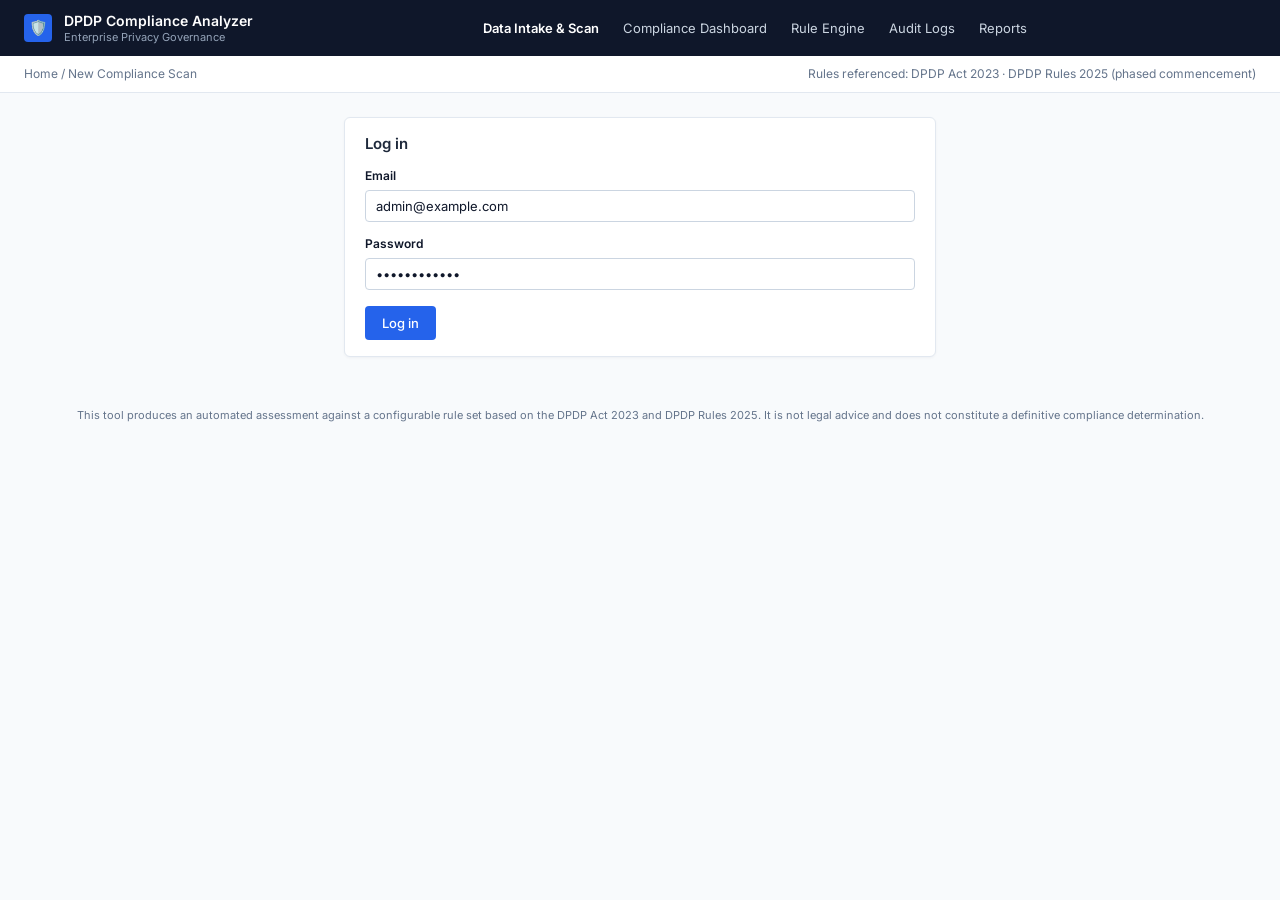
<file: frontend/index.html>
<!DOCTYPE html>
<html lang="en">
<head>
  <meta charset="UTF-8" />
  <title>DPDP Compliance Analyzer</title>
  <link rel="preconnect" href="https://fonts.googleapis.com" />
  <link href="https://fonts.googleapis.com/css2?family=Inter:wght@400;500;600;700&display=swap" rel="stylesheet" />
  <link rel="stylesheet" href="static/css/design-system.css" />
</head>
<body>
  <div class="topnav">
    <div class="topnav-left">
      <div class="topnav-brand-icon">🛡️</div>
      <div>
        <div class="topnav-title">DPDP Compliance Analyzer</div>
        <div class="topnav-subtitle">Enterprise Privacy Governance</div>
      </div>
    </div>
    <div class="topnav-tabs">
      <a href="index.html" class="active">Data Intake &amp; Scan</a>
      <a href="dashboard.html">Compliance Dashboard</a>
      <a href="dashboard.html#findings-card">Rule Engine</a>
      <a href="dashboard.html#audit-card">Audit Logs</a>
      <a href="dashboard.html#report-card">Reports</a>
    </div>
    <div class="topnav-right">
      <div id="topnav-user" class="topnav-user" hidden>
        <div class="topnav-user-avatar" id="topnav-user-initial">?</div>
        <div>
          <div class="topnav-user-name" id="topnav-user-email">—</div>
          <div class="topnav-user-role">Signed in</div>
        </div>
      </div>
    </div>
  </div>

  <div class="breadcrumb-strip">
    <span>Home / New Compliance Scan</span>
    <span>Rules referenced: DPDP Act 2023 &middot; DPDP Rules 2025 (phased commencement)</span>
  </div>

  <div class="shell" style="max-width: 640px;" id="login-shell">
    <div class="card" id="login-section">
      <div class="card-header"><h2 class="card-title">Log in</h2></div>
      <form id="login-form">
        <label class="field-label" for="email">Email</label>
        <input type="email" id="email" required value="admin@example.com" />
        <label class="field-label" for="password">Password</label>
        <input type="password" id="password" required value="DemoPass123!" />
        <button type="submit" class="btn btn-primary" style="margin-top: 16px;">Log in</button>
      </form>
      <p id="login-error" class="error-text" hidden></p>
    </div>
  </div>

  <div class="shell" id="main-shell" hidden>
    <div class="page-header">
      <div>
        <h1>Configure &amp; Launch DPDP Scan</h1>
        <div class="meta">Upload a dataset, declare its processing context, and generate an explainable compliance gap assessment.</div>
      </div>
    </div>

    <div class="grid grid-3">
      <div class="span-2" style="display: flex; flex-direction: column; gap: 1.25rem;">

        <div class="card" id="upload-section">
          <div class="step-label">Step 1 / 2</div>
          <h2 class="card-title" style="margin-top: 6px;">Connect Data Source</h2>
          <p class="card-subtitle">Supply a tabular file for PII detection and telemetry analysis.</p>

          <form id="upload-form">
            <div class="dropzone" id="dropzone">
              <div class="dz-icon">⬆️</div>
              <div><strong>Drag and drop a file here</strong>, or click to browse</div>
              <div class="dz-hint">Supported: CSV, JSON, TXT, XLSX &middot; up to the configured size limit</div>
              <input type="file" id="file-input" accept=".csv,.json,.txt,.xlsx" required hidden />
            </div>
            <button type="submit" class="btn btn-primary" style="margin-top: 12px;">Upload</button>
          </form>

          <div id="upload-result" class="file-info-card" hidden>
            <div>
              <div style="font-weight: 600;" id="result-filename"></div>
              <div style="font-size: 12px; color: var(--on-surface-variant);">
                <span id="result-rowcount"></span> rows &middot; <span id="result-colcount"></span> columns detected
              </div>
              <div id="result-columns" style="margin-top: 8px;"></div>
            </div>
          </div>
          <p id="upload-error" class="error-text" hidden></p>

          <button class="btn btn-ghost btn-sm" disabled title="Not available in this build" style="margin-top: 14px;">
            🔒 Connect Live Database / Cloud Source (S3, PostgreSQL, Snowflake) — Coming soon
          </button>
        </div>

        <div class="card" id="context-section" hidden>
          <div class="step-label">Step 2 / 2 &middot; Mandatory</div>
          <h2 class="card-title" style="margin-top: 6px;">Processing Context &amp; Lawful Basis</h2>
          <p class="card-subtitle">Required before scanning — how is this data actually used?</p>

          <form id="context-form">
            <label class="field-label" for="purpose">Declared processing purpose</label>
            <select id="purpose">
              <option>Marketing</option>
              <option>Analytics</option>
              <option>Customer Support</option>
              <option>Legal/Compliance</option>
              <option>Other</option>
            </select>

            <label class="field-label" for="consent-status">Consent record status</label>
            <select id="consent-status">
              <option>Available</option>
              <option>Not available</option>
              <option>Unknown</option>
            </select>

            <label class="field-label" for="retention-value">Retention horizon</label>
            <div style="display:flex; gap:8px;">
              <input type="number" id="retention-value" min="0" value="5" style="width:100px;" />
              <select id="retention-unit" style="width:auto;">
                <option>days</option>
                <option>months</option>
                <option>years</option>
              </select>
            </div>

            <label class="field-label" for="access-scope">Access scope (who/what can access this data)</label>
            <input type="text" id="access-scope" placeholder="e.g. Marketing, Sales, or a grievance contact" />

            <label class="field-label" for="notice-status">Notice to data principals</label>
            <select id="notice-status">
              <option>Available</option>
              <option>Missing</option>
            </select>

            <div class="checkbox-row">
              <input type="checkbox" id="encryption-enabled" />
              <div><label for="encryption-enabled" class="cb-label">Encryption at rest &amp; in transit</label></div>
            </div>
            <div class="checkbox-row">
              <input type="checkbox" id="access-control-enabled" />
              <div><label for="access-control-enabled" class="cb-label">Access control implemented</label></div>
            </div>

            <button type="submit" class="btn btn-primary" style="margin-top: 18px;">Save context</button>
          </form>
          <p id="context-error" class="error-text" hidden></p>
          <p id="context-success" class="success-text" hidden></p>

          <div style="margin-top: 16px; padding-top: 16px; border-top: 1px solid var(--border);">
            <button id="scan-button" class="btn btn-dark" disabled>Run DPDP Compliance Scan →</button>
            <p id="scan-status" hidden><span id="scan-spinner" class="spinner" hidden></span><span id="scan-status-text"></span></p>
            <p id="dashboard-link" hidden><a id="dashboard-link-anchor" class="link-text" href="#">View Compliance Dashboard →</a></p>
          </div>
        </div>
      </div>

      <div style="display: flex; flex-direction: column; gap: 1.25rem;">
        <div class="card">
          <h2 class="card-title">How the Analyzer Works</h2>
          <p class="card-subtitle">Statutory validation pipeline lifecycle</p>
          <ol style="padding-left: 18px; font-size: 13px; color: var(--on-surface); line-height: 1.6; margin: 10px 0 0;">
            <li style="margin-bottom: 10px;"><strong style="color:var(--secondary);">Detection</strong><br/><span style="color:var(--on-surface-variant);">Regex patterns, spaCy NER, and column-name heuristics scan every field for likely PII.</span></li>
            <li style="margin-bottom: 10px;"><strong style="color:var(--secondary);">Classification</strong><br/><span style="color:var(--on-surface-variant);">Each detection is mapped to a DPDP taxonomy category.</span></li>
            <li style="margin-bottom: 10px;"><strong style="color:var(--secondary);">Rule Engine</strong><br/><span style="color:var(--on-surface-variant);">Detected PII and your declared context are evaluated against a versioned set of DPDP Act 2023 / DPDP Rules 2025 rules.</span></li>
            <li style="margin-bottom: 10px;"><strong style="color:var(--secondary);">Gap Detection</strong><br/><span style="color:var(--on-surface-variant);">Every failed rule becomes a finding — affected fields, missing control, recommended action.</span></li>
            <li><strong style="color:var(--secondary);">Risk Score</strong><br/><span style="color:var(--on-surface-variant);">Findings and PII sensitivity combine into an explainable 0–100 score with a fully traceable breakdown.</span></li>
          </ol>
        </div>

        <div class="card">
          <h2 class="card-title">Regulatory Baseline</h2>
          <p class="card-subtitle">Primary sources this assessment is evaluated against</p>
          <div style="font-size: 13px; margin-top: 8px;">
            <div style="display:flex; justify-content:space-between; padding: 6px 0; border-bottom: 1px solid var(--border-light);">
              <span>DPDP Act 2023 (India)</span>
              <span class="chip neutral">Referenced</span>
            </div>
            <div style="display:flex; justify-content:space-between; padding: 6px 0;">
              <span>DPDP Rules 2025</span>
              <span class="chip neutral">Phased commencement</span>
            </div>
          </div>
          <p style="font-size: 11px; color: var(--on-surface-variant); margin-top: 10px;">
            Most substantive obligations (Rules 3, 5–16, 22–23) take effect 18 months after the
            13 Nov 2025 notification. See <code>SCOPE.md</code> for citation guardrails.
          </p>
        </div>
      </div>
    </div>
  </div>

  <p class="footer-disclaimer">
    This tool produces an automated assessment against a configurable rule set based on the DPDP Act 2023 and
    DPDP Rules 2025. It is not legal advice and does not constitute a definitive compliance determination.
  </p>

  <script src="static/js/shared.js"></script>
  <script src="static/js/app.js"></script>
</body>
</html>
</file>
<file: frontend/static/css/design-system.css>
/* DPDP Compliance & Privacy Assurance — shared design tokens */
:root {
  --primary: #1e293b;
  --on-primary: #ffffff;
  --secondary: #2563eb;
  --secondary-hover: #1d4ed8;
  --secondary-active: #1e40af;
  --tertiary: #0f172a;
  --neutral: #64748b;

  --canvas: #f8fafc;
  --surface: #ffffff;
  --border: #e2e8f0;
  --border-light: #f1f5f9;
  --border-input: #cbd5e1;

  --on-surface: #0f172a;
  --on-surface-variant: #64748b;

  --critical: #ef4444;
  --critical-bg: #fef2f2;
  --critical-border: #fca5a5;
  --critical-text: #b91c1c;

  --high: #f59e0b;
  --high-bg: #fffbeb;
  --high-border: #fcd34d;
  --high-text: #b45309;

  --medium: #eab308;
  --medium-bg: #fefce8;
  --medium-border: #fde047;
  --medium-text: #a16207;

  --pass: #10b981;
  --pass-bg: #ecfdf5;
  --pass-border: #a7f3d0;
  --pass-text: #047857;

  --unknown-bg: #f1f5f9;
  --unknown-border: #cbd5e1;
  --unknown-text: #64748b;

  --radius: 0.25rem;
  --radius-md: 0.375rem;
  --radius-lg: 0.5rem;

  --shadow-1: 0 1px 3px 0 rgba(15, 23, 42, 0.04), 0 1px 2px -1px rgba(15, 23, 42, 0.02);
  --shadow-2: 0 4px 6px -1px rgba(15, 23, 42, 0.07), 0 2px 4px -2px rgba(15, 23, 42, 0.04);
  --shadow-3: 0 20px 25px -5px rgba(15, 23, 42, 0.1), 0 8px 10px -6px rgba(15, 23, 42, 0.05);
}

* { box-sizing: border-box; }

body {
  margin: 0;
  font-family: 'Inter', -apple-system, 'Segoe UI', Roboto, Arial, sans-serif;
  background: var(--canvas);
  color: var(--on-surface);
  font-size: 14px;
  line-height: 20px;
}

a { color: var(--secondary); }

/* Top navigation */
.topnav {
  background: var(--tertiary);
  color: #fff;
  display: flex;
  align-items: center;
  justify-content: space-between;
  padding: 0 1.5rem;
  height: 56px;
}
.topnav-left { display: flex; align-items: center; gap: 0.75rem; }
.topnav-brand-icon {
  width: 28px; height: 28px; border-radius: var(--radius);
  background: var(--secondary);
  display: flex; align-items: center; justify-content: center;
  font-size: 15px;
}
.topnav-title { font-size: 14px; font-weight: 600; line-height: 18px; }
.topnav-subtitle { font-size: 11px; color: #94a3b8; line-height: 14px; }
.topnav-tabs { display: flex; gap: 1.5rem; font-size: 13px; color: #cbd5e1; }
.topnav-tabs a { color: inherit; text-decoration: none; }
.topnav-tabs a.active { color: #fff; font-weight: 600; }
.topnav-right { display: flex; align-items: center; gap: 1rem; }
.topnav-search {
  background: rgba(255,255,255,0.08);
  border: 1px solid rgba(255,255,255,0.12);
  border-radius: var(--radius);
  padding: 5px 10px;
  font-size: 12px;
  color: #cbd5e1;
  width: 220px;
}
.topnav-user { display: flex; align-items: center; gap: 8px; font-size: 12px; }
.topnav-user-avatar {
  width: 28px; height: 28px; border-radius: 50%;
  background: var(--secondary);
  display: flex; align-items: center; justify-content: center;
  font-weight: 600; font-size: 12px;
}
.topnav-user-name { font-weight: 600; line-height: 14px; }
.topnav-user-role { color: #94a3b8; line-height: 14px; }

/* Breadcrumb strip */
.breadcrumb-strip {
  background: var(--surface);
  border-bottom: 1px solid var(--border);
  padding: 8px 1.5rem;
  display: flex;
  align-items: center;
  justify-content: space-between;
  font-size: 12px;
  color: var(--on-surface-variant);
}

/* Page shell */
.shell {
  max-width: 1600px;
  margin: 0 auto;
  padding: 1.5rem;
}
.page-header {
  display: flex;
  align-items: center;
  justify-content: space-between;
  flex-wrap: wrap;
  gap: 12px;
  margin-bottom: 1.25rem;
}
.page-header h1 { font-size: 18px; font-weight: 600; margin: 0 0 4px; letter-spacing: -0.01em; }
.page-header .meta { font-size: 12px; color: var(--on-surface-variant); }
.page-header .meta code {
  font-family: ui-monospace, monospace;
  background: var(--border-light);
  padding: 1px 5px;
  border-radius: var(--radius);
}

.header-actions { display: flex; gap: 8px; }

/* Buttons */
.btn {
  display: inline-flex;
  align-items: center;
  gap: 6px;
  border-radius: var(--radius);
  padding: 8px 16px;
  font-size: 13px;
  font-weight: 500;
  border: 1px solid transparent;
  cursor: pointer;
  font-family: inherit;
}
.btn-primary { background: var(--secondary); color: #fff; }
.btn-primary:hover { background: var(--secondary-hover); }
.btn-primary:active { background: var(--secondary-active); }
.btn-primary:disabled { background: #93b4f5; cursor: not-allowed; }
.btn-dark { background: var(--primary); color: #fff; }
.btn-dark:hover { background: #14202f; }
.btn-dark:disabled { background: #97a1af; cursor: not-allowed; }
.btn-ghost { background: transparent; border-color: var(--border); color: var(--primary); }
.btn-ghost:hover { background: var(--border-light); }
.btn-ghost:disabled { color: #94a3b8; cursor: not-allowed; }
.btn-sm { padding: 5px 10px; font-size: 12px; }

/* Grid */
.grid { display: grid; gap: 1.25rem; }
.grid-2 { grid-template-columns: repeat(2, 1fr); }
.grid-3 { grid-template-columns: repeat(3, 1fr); }
.grid-4 { grid-template-columns: repeat(4, 1fr); }
.span-2 { grid-column: span 2; }
.span-3 { grid-column: span 3; }
.span-4 { grid-column: span 4; }
@media (max-width: 1100px) {
  .grid-2, .grid-3, .grid-4 { grid-template-columns: 1fr; }
  .span-2, .span-3, .span-4 { grid-column: span 1; }
}

/* Cards */
.card {
  background: var(--surface);
  border: 1px solid var(--border);
  border-radius: var(--radius-md);
  box-shadow: var(--shadow-1);
  padding: 1rem 1.25rem;
}
.card-header { display: flex; align-items: baseline; justify-content: space-between; margin-bottom: 0.75rem; }
.card-title { font-size: 15px; font-weight: 600; color: var(--primary); margin: 0; }
.card-subtitle { font-size: 12px; color: var(--on-surface-variant); margin: 2px 0 0; }

/* KPI tiles */
.kpi-label {
  font-size: 11px; font-weight: 600; letter-spacing: 0.04em; text-transform: uppercase;
  color: var(--on-surface-variant); margin-bottom: 6px;
}
.kpi-value { font-size: 28px; font-weight: 700; letter-spacing: -0.02em; color: var(--on-surface); }
.kpi-sub { font-size: 12px; color: var(--on-surface-variant); margin-top: 4px; }

.gauge-wrap { display: flex; align-items: center; gap: 14px; }
.gauge {
  width: 64px; height: 64px; border-radius: 50%;
  display: flex; align-items: center; justify-content: center;
  font-weight: 700; font-size: 16px;
  flex-shrink: 0;
}

/* Chips / badges */
.chip {
  display: inline-flex;
  align-items: center;
  padding: 2px 8px;
  border-radius: var(--radius);
  font-size: 11px;
  font-weight: 600;
  text-transform: uppercase;
  letter-spacing: 0.03em;
  border: 1px solid;
}
.chip.CRITICAL, .chip.critical { background: var(--critical-bg); color: var(--critical-text); border-color: var(--critical-border); }
.chip.HIGH, .chip.high { background: var(--high-bg); color: var(--high-text); border-color: var(--high-border); }
.chip.MEDIUM, .chip.medium { background: var(--medium-bg); color: var(--medium-text); border-color: var(--medium-border); }
.chip.LOW, .chip.low, .chip.PASS, .chip.Low { background: var(--pass-bg); color: var(--pass-text); border-color: var(--pass-border); }
.chip.FAIL { background: var(--critical-bg); color: var(--critical-text); border-color: var(--critical-border); }
.chip.UNKNOWN { background: var(--unknown-bg); color: var(--unknown-text); border-color: var(--unknown-border); }
.chip.Medium { background: var(--medium-bg); color: var(--medium-text); border-color: var(--medium-border); }
.chip.High { background: var(--high-bg); color: var(--high-text); border-color: var(--high-border); }
.chip.Critical { background: var(--critical-bg); color: var(--critical-text); border-color: var(--critical-border); }
.chip.neutral { background: var(--border-light); color: var(--on-surface-variant); border-color: var(--border); }

.field-chip {
  display: inline-flex;
  align-items: center;
  padding: 3px 9px;
  margin: 2px 4px 2px 0;
  border-radius: var(--radius);
  font-size: 12px;
  background: var(--border-light);
  border: 1px solid var(--border);
  color: var(--on-surface);
  font-family: ui-monospace, monospace;
}

/* Tables */
table.data-table { width: 100%; border-collapse: collapse; font-size: 13px; }
.data-table thead th {
  text-align: left;
  font-size: 11px;
  font-weight: 600;
  text-transform: uppercase;
  letter-spacing: 0.03em;
  color: var(--on-surface-variant);
  border-bottom: 1px solid var(--border);
  padding: 8px 10px;
  background: var(--canvas);
}
.data-table thead th.sortable { cursor: pointer; user-select: none; }
.data-table tbody td { padding: 10px; border-bottom: 1px solid var(--border-light); vertical-align: top; }
.data-table tbody tr:hover { background: var(--canvas); }
.data-table tbody tr.clickable { cursor: pointer; }

.tabs { display: flex; gap: 4px; border-bottom: 1px solid var(--border); margin-bottom: 0.75rem; }
.tab-btn {
  background: none; border: none; padding: 8px 14px; font-size: 13px; font-weight: 500;
  color: var(--on-surface-variant); cursor: pointer; border-bottom: 2px solid transparent;
  font-family: inherit;
}
.tab-btn.active { color: var(--secondary); border-bottom-color: var(--secondary); }

/* Timeline */
.timeline { list-style: none; margin: 0; padding: 0; }
.timeline li { position: relative; padding: 0 0 16px 20px; border-left: 2px solid var(--border-light); }
.timeline li:last-child { border-color: transparent; padding-bottom: 0; }
.timeline li::before {
  content: ""; position: absolute; left: -5px; top: 2px;
  width: 8px; height: 8px; border-radius: 50%; background: var(--secondary);
}
.timeline .t-action { font-weight: 600; font-size: 13px; color: var(--on-surface); }
.timeline .t-time { font-size: 11px; color: var(--on-surface-variant); float: right; }
.timeline .t-detail { font-size: 12px; color: var(--on-surface-variant); margin-top: 2px; }

/* Forms */
label.field-label { display: block; font-size: 12px; font-weight: 600; color: var(--on-surface); margin: 12px 0 4px; }
label.field-label .req { color: var(--on-surface-variant); font-weight: 400; }
input[type=text], input[type=number], input[type=email], input[type=password], select, textarea {
  width: 100%;
  border: 1px solid var(--border-input);
  background: #fff;
  border-radius: var(--radius);
  padding: 7px 10px;
  font-size: 13px;
  font-family: inherit;
  color: var(--on-surface);
}
input:focus, select:focus, textarea:focus { outline: 2px solid var(--secondary); outline-offset: 0; border-color: var(--secondary); }
.checkbox-row { display: flex; align-items: flex-start; gap: 8px; margin-top: 10px; font-size: 13px; }
.checkbox-row input[type=checkbox] { width: 14px; height: 14px; margin-top: 3px; accent-color: var(--secondary); }
.checkbox-row .cb-label { font-weight: 600; }
.checkbox-row .cb-desc { color: var(--on-surface-variant); font-size: 12px; }

/* Upload dropzone */
.dropzone {
  border: 2px dashed var(--border-input);
  border-radius: var(--radius-lg);
  padding: 2rem 1rem;
  text-align: center;
  color: var(--on-surface-variant);
  cursor: pointer;
  transition: border-color 0.15s, background 0.15s;
}
.dropzone.dragover { border-color: var(--secondary); background: #eff6ff; }
.dropzone .dz-icon { font-size: 28px; margin-bottom: 8px; }
.dropzone .dz-hint { font-size: 11px; color: var(--on-surface-variant); margin-top: 6px; }

.file-info-card {
  display: flex; align-items: center; justify-content: space-between;
  border: 1px solid var(--border); border-radius: var(--radius); padding: 10px 12px; margin-top: 12px;
  background: var(--canvas);
}

.step-label {
  display: inline-flex; align-items: center; gap: 6px;
  font-size: 11px; font-weight: 600; color: var(--on-surface-variant);
  text-transform: uppercase; letter-spacing: 0.04em;
}

/* Alert banner */
.alert-banner {
  background: var(--critical-bg);
  border: 1px solid var(--critical-border);
  border-left: 4px solid var(--critical);
  border-radius: var(--radius);
  padding: 12px 16px;
  margin-bottom: 1.25rem;
  font-size: 13px;
  color: var(--critical-text);
}
.alert-banner strong { display: block; margin-bottom: 3px; font-size: 13px; }

.success-text { color: var(--pass-text); font-size: 13px; margin-top: 8px; }
.error-text { color: var(--critical-text); font-size: 13px; margin-top: 8px; }
.empty-state { color: var(--on-surface-variant); font-size: 13px; padding: 12px 0; }

[hidden] { display: none !important; }

.spinner {
  display: inline-block; width: 12px; height: 12px;
  border: 2px solid #bfdbfe; border-top-color: var(--secondary);
  border-radius: 50%; margin-right: 6px; vertical-align: middle;
  animation: spin 0.7s linear infinite;
}
@keyframes spin { to { transform: rotate(360deg); } }

.pagination { display: flex; gap: 8px; margin-top: 10px; align-items: center; font-size: 12px; color: var(--on-surface-variant); }

.footer-disclaimer {
  font-size: 11px; color: var(--on-surface-variant);
  text-align: center; margin: 1.5rem 0 0.5rem;
}

.link-text { color: var(--secondary); cursor: pointer; text-decoration: none; font-size: 12px; font-weight: 500; }
.link-text:hover { text-decoration: underline; }

.mono { font-family: ui-monospace, monospace; }
</file>
